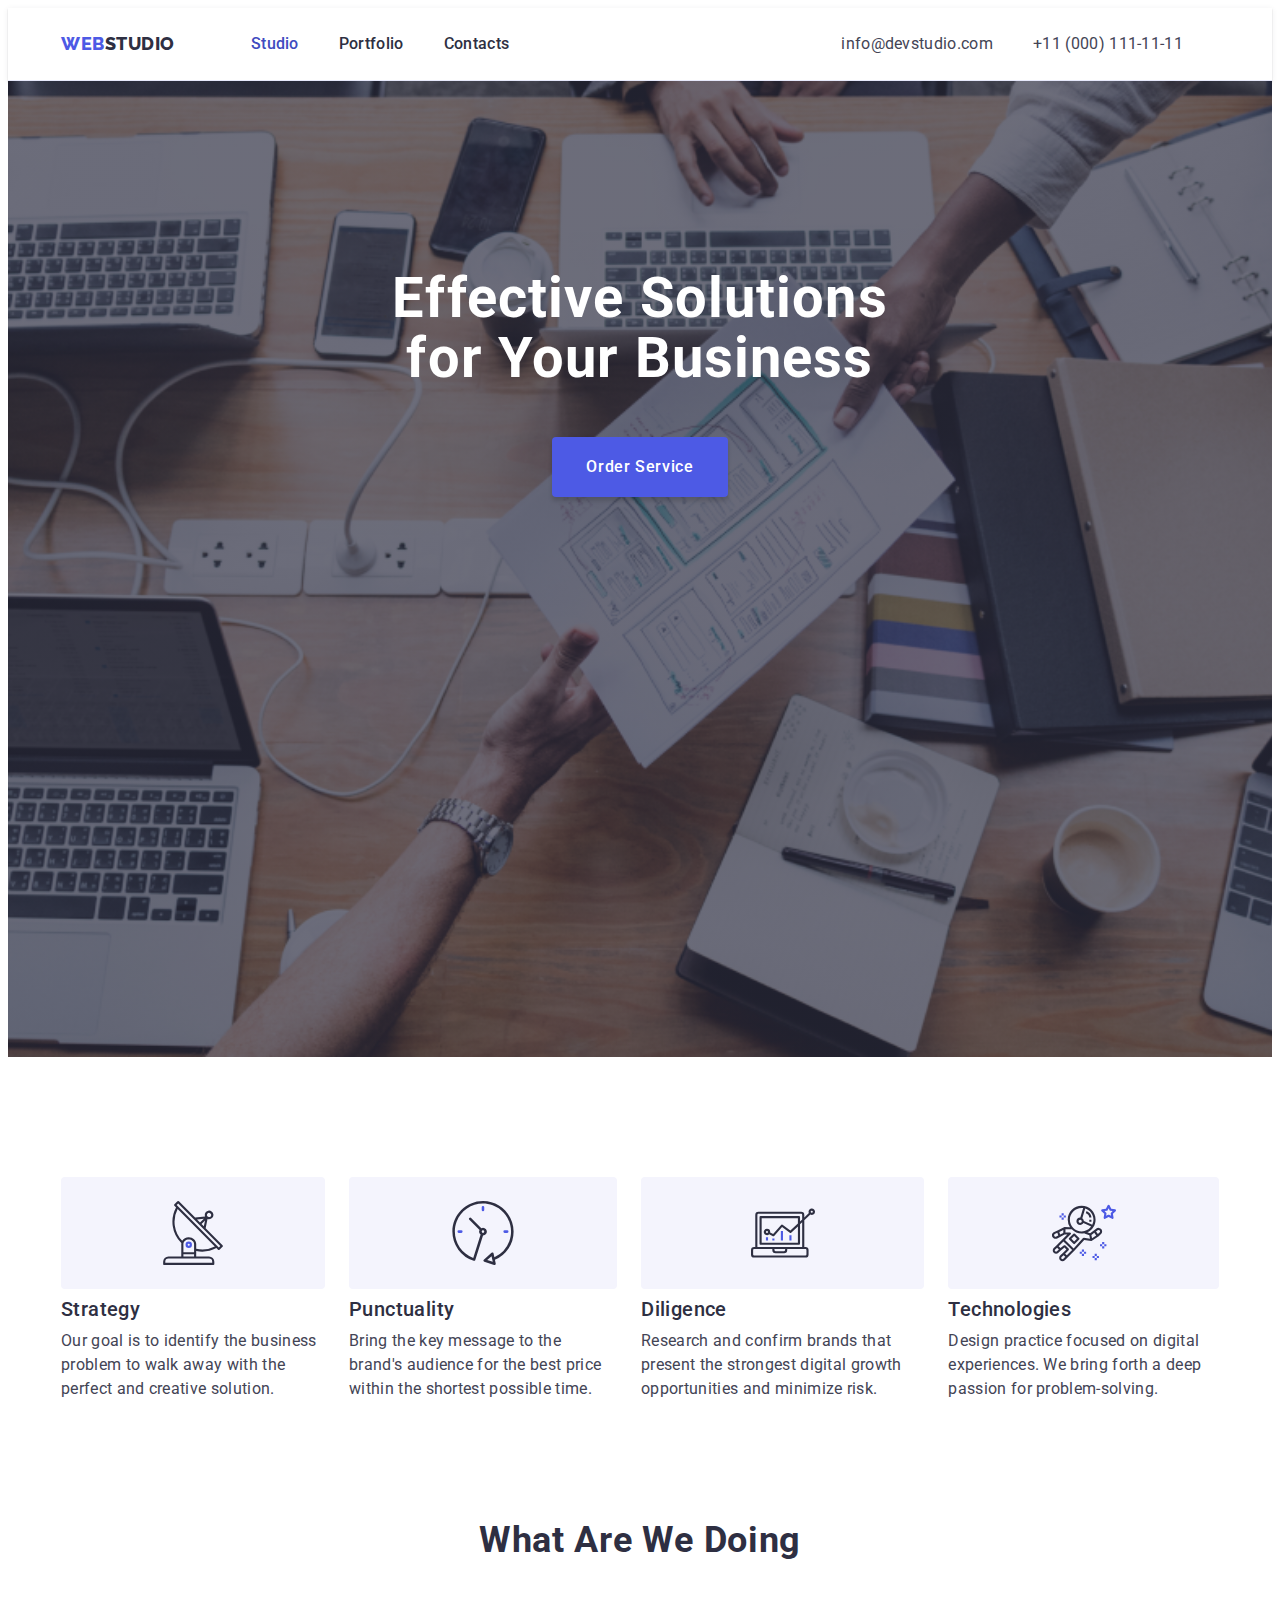
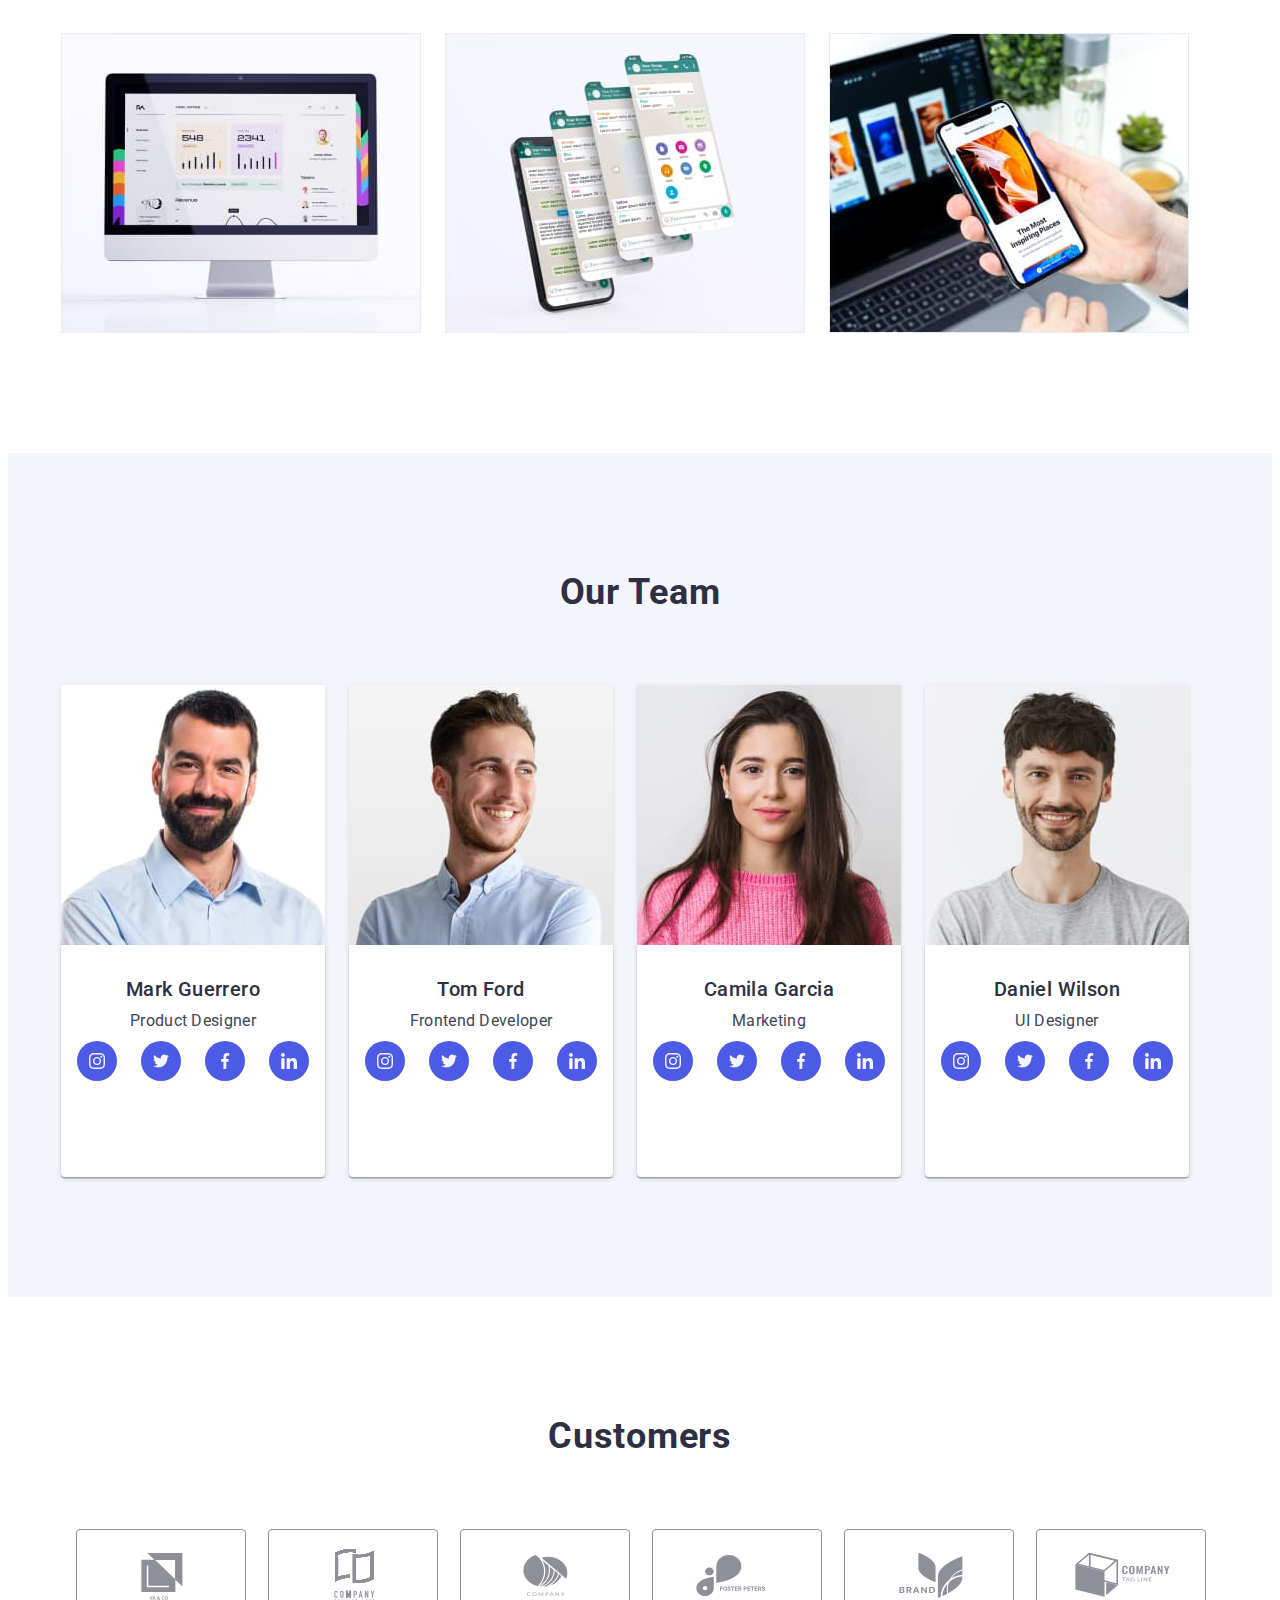
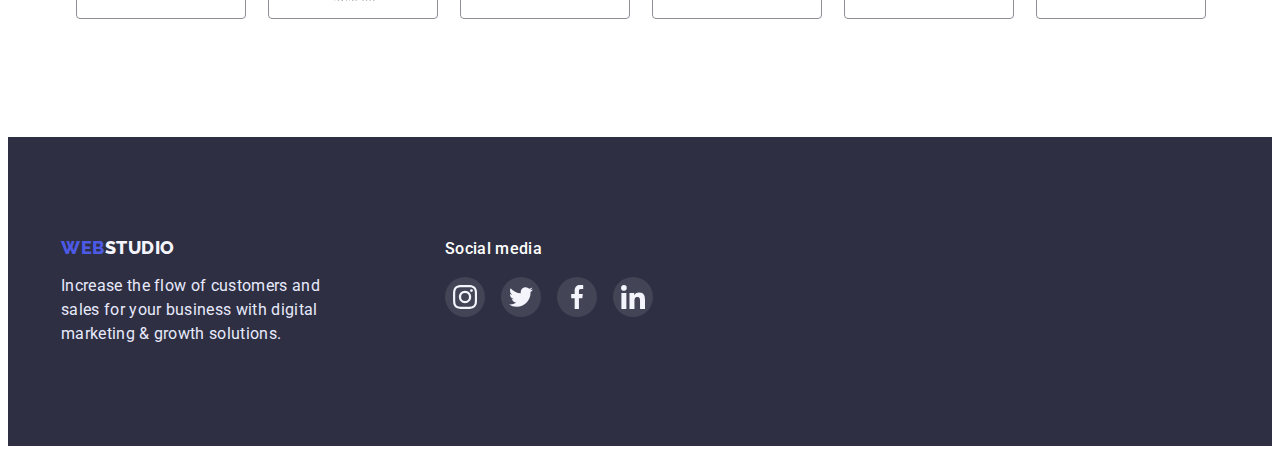
<file: index.html>
<!DOCTYPE html>
<html lang="en">
  <head>
    <meta charset="UTF-8" />
    <meta http-equiv="X-UA-Compatible" content="IE=edge" />
    <meta name="viewport" content="width=device-width, initial-scale=1.0" />
    <title>Webstudio</title>
    <link rel="preconnect" href="https://fonts.googleapis.com" />
    <link rel="preconnect" href="https://fonts.gstatic.com" crossorigin />
    <link
      href="https://fonts.googleapis.com/css2?family=Raleway:wght@900&family=Roboto:wght@400;500;700;900&display=swap"
      rel="stylesheet"
    />
    <link
      rel="stylesheet"
      href="https://cdnjs.cloudflare.com/ajax/libs/modern-normalize/1.1.0/modern-normalize.min.css"
      integrity="sha512-wpPYUAdjBVSE4KJnH1VR1HeZfpl1ub8YT/NKx4PuQ5NmX2tKuGu6U/JRp5y+Y8XG2tV+wKQpNHVUX03MfMFn9Q=="
      crossorigin="anonymous"
      referrerpolicy="no-referrer"
    />
    <link rel="stylesheet" href="./css/styles.css" />
  </head>
  <body>
    <!-- HEADER -->
    <header class="header">
      <div class="container main-nav">
        <a href="/" class="logo link"
          >WEB<span class="logo-nav">STUDIO</span></a
        >
        <nav class="top-nav">
          <ul class="site-nav list">
            <li class="item">
              <a href="./index.html" class="link current">Studio</a>
            </li>
            <li class="item">
              <a href="./portfolio.html" class="link">Portfolio</a>
            </li>
            <li class="item"><a href="" class="link">Contacts</a></li>
          </ul>
        </nav>
        <address>
          <ul class="address list">
            <li class="item">
              <a href="mailto:info@devstudio.com" class="link"
                >info@devstudio.com</a
              >
            </li>
            <li class="item">
              <a href="tel:+110001111111" class="link">+11 (000) 111-11-11</a>
            </li>
          </ul>
        </address>
      </div>
    </header>
    <main>
      <!-- Hero-->
      <section class="hero">
        <div class="container">
          <h1 class="hero-title">Effective Solutions for Your Business</h1>
          <button type="button" class="hero-button">Order Service</button>
        </div>
      </section>
      <!-- Features -->
      <section class="section">
        <div class="container">
          <h2 class="visually-hidden">Our Features</h2>
          <ul class="features list">
            <li class="item">
              <div class="features-list-wrap">
                <svg class="features-list-icons" width="64px" height="64px">
                  <use href="./img/icons.svg#antenna"></use>
                </svg>
              </div>

              <h3 class="features-title title">Strategy</h3>
              <p class="features-text">
                Our goal is to identify the business problem to walk away with
                the perfect and creative solution.
              </p>
            </li>
            <li class="item">
              <div class="features-list-wrap">
                <svg class="features-list-icons" width="64px" height="64px">
                  <use href="./img/icons.svg#clock"></use>
                </svg>
              </div>
              <h3 class="features-title title">Punctuality</h3>
              <p class="features-text">
                Bring the key message to the brand's audience for the best price
                within the shortest possible time.
              </p>
            </li>
            <li class="item">
              <div class="features-list-wrap">
                <svg class="features-list-icons" width="64px" height="64px">
                  <use href="./img/icons.svg#diagram"></use>
                </svg>
              </div>
              <h3 class="features-title title">Diligence</h3>
              <p class="features-text">
                Research and confirm brands that present the strongest digital
                growth opportunities and minimize risk.
              </p>
            </li>
            <li class="item">
              <div class="features-list-wrap">
                <svg class="features-list-icons" width="64px" height="64px">
                  <use href="./img/icons.svg#astronaut"></use>
                </svg>
              </div>
              <h3 class="features-title title">Technologies</h3>
              <p class="features-text">
                Design practice focused on digital experiences. We bring forth a
                deep passion for problem-solving.
              </p>
            </li>
          </ul>
        </div>
      </section>
      <!-- ABOUT -->
      <section class="section about">
        <div class="container">
          <h2 class="section-title">What are we doing</h2>
          <ul class="list-about list">
            <li class="item">
              <img
                src="./img/img1.jpg"
                alt="Monitor"
                width="360"
                height="300"
              />
            </li>
            <li class="item">
              <img
                src="./img/img2.jpg"
                alt="Mobile Phone"
                width="360"
                height="300"
              />
            </li>
            <li class="item">
              <img
                src="./img/img3.jpg"
                alt="laptop and smartphone"
                width="360"
                height="300"
              />
            </li>
          </ul>
        </div>
      </section>
      <!-- TEAM-->
      <section class="section team">
        <div class="container">
          <h2 class="section-title">Our Team</h2>
          <ul class="team-list list">
            <li class="item">
              <img
                src="./img/team1.jpg"
                alt="handsome-guy-posing-against-white-wall"
                width="264"
                height="260"
              />
              <div class="team-description">
                <h3 class="title">Mark Guerrero</h3>
                <p class="team-text">Product Designer</p>
                <ul class="social-list list">
                  <li class="social-list-item">
                    <a href="#" class="social-list-link">
                      <svg class="social-list-icons" width="16px" height="16px">
                        <use href="./img/icons.svg#instagram"></use>
                      </svg>
                    </a>
                  </li>
                  <li class="social-list-item">
                    <a href="#" class="social-list-link">
                      <svg class="social-list-icons" width="16px" height="16px">
                        <use href="./img/icons.svg#twitter"></use>
                      </svg>
                    </a>
                  </li>
                  <li class="social-list-item">
                    <a href="#" class="social-list-link">
                      <svg class="social-list-icons" width="16px" height="16px">
                        <use href="./img/icons.svg#facebook"></use>
                      </svg>
                    </a>
                  </li>
                  <li class="social-list-item">
                    <a href="#" class="social-list-link">
                      <svg class="social-list-icons" width="16px" height="16px">
                        <use href="./img/icons.svg#linkedin"></use>
                      </svg>
                    </a>
                  </li>
                </ul>
              </div>
            </li>
            <li class="item">
              <img
                src="./img/team2.jpg"
                alt="man with a smile"
                width="264"
                height="260"
              />
              <div class="team-description">
                <h3 class="title">Tom Ford</h3>
                <p class="team-text">Frontend Developer</p>
                <ul class="social-list list">
                  <li class="social-list-item">
                    <a href="#" class="social-list-link">
                      <svg class="social-list-icons" width="16px" height="16px">
                        <use href="./img/icons.svg#instagram"></use>
                      </svg>
                    </a>
                  </li>
                  <li class="social-list-item">
                    <a href="#" class="social-list-link">
                      <svg class="social-list-icons" width="16px" height="16px">
                        <use href="./img/icons.svg#twitter"></use>
                      </svg>
                    </a>
                  </li>
                  <li class="social-list-item">
                    <a href="#" class="social-list-link">
                      <svg class="social-list-icons" width="16px" height="16px">
                        <use href="./img/icons.svg#facebook"></use>
                      </svg>
                    </a>
                  </li>
                  <li class="social-list-item">
                    <a href="#" class="social-list-link">
                      <svg class="social-list-icons" width="16px" height="16px">
                        <use href="./img/icons.svg#linkedin"></use>
                      </svg>
                    </a>
                  </li>
                </ul>
              </div>
            </li>
            <li class="item">
              <img
                src="./img/team3.jpg"
                alt="beautiful-woman-pink-warm-sweater-natural-look-smiling-portrait-isolated-long-hair"
                width="264"
                height="260"
              />
              <div class="team-description">
                <h3 class="title">Camila Garcia</h3>
                <p class="team-text">Marketing</p>
                <ul class="social-list list">
                  <li class="social-list-item">
                    <a href="#" class="social-list-link">
                      <svg class="social-list-icons" width="16px" height="16px">
                        <use href="./img/icons.svg#instagram"></use>
                      </svg>
                    </a>
                  </li>
                  <li class="social-list-item">
                    <a href="#" class="social-list-link">
                      <svg class="social-list-icons" width="16px" height="16px">
                        <use href="./img/icons.svg#twitter"></use>
                      </svg>
                    </a>
                  </li>
                  <li class="social-list-item">
                    <a href="#" class="social-list-link">
                      <svg class="social-list-icons" width="16px" height="16px">
                        <use href="./img/icons.svg#facebook"></use>
                      </svg>
                    </a>
                  </li>
                  <li class="social-list-item">
                    <a href="#" class="social-list-link">
                      <svg class="social-list-icons" width="16px" height="16px">
                        <use href="./img/icons.svg#linkedin"></use>
                      </svg>
                    </a>
                  </li>
                </ul>
              </div>
            </li>
            <li class="item">
              <img
                src="./img/team4.jpg"
                alt="man with mustache"
                width="264"
                height="260"
              />
              <div class="team-description">
                <h3 class="title">Daniel Wilson</h3>
                <p class="team-text">UI Designer</p>
                <ul class="social-list list">
                  <li class="social-list-item">
                    <a href="#" class="social-list-link">
                      <svg class="social-list-icons" width="16px" height="16px">
                        <use href="./img/icons.svg#instagram"></use>
                      </svg>
                    </a>
                  </li>
                  <li class="social-list-item">
                    <a href="#" class="social-list-link">
                      <svg class="social-list-icons" width="16px" height="16px">
                        <use href="./img/icons.svg#twitter"></use>
                      </svg>
                    </a>
                  </li>
                  <li class="social-list-item">
                    <a href="#" class="social-list-link">
                      <svg class="social-list-icons" width="16px" height="16px">
                        <use href="./img/icons.svg#facebook"></use>
                      </svg>
                    </a>
                  </li>
                  <li class="social-list-item">
                    <a href="#" class="social-list-link">
                      <svg class="social-list-icons" width="16px" height="16px">
                        <use href="./img/icons.svg#linkedin"></use>
                      </svg>
                    </a>
                  </li>
                </ul>
              </div>
            </li>
          </ul>
        </div>
      </section>
      <!-- CLIENTS -->
      <section class="section client">
        <div class="container">
          <h2 class="section-title">Customers</h2>
          <ul class="client-list list">
            <li class="client-item">
              <a href="#" class="client-link link"
                ><svg class="client-icon" width="104px" height="56px">
                  <use href="./img/icons.svg#group1"></use>
                </svg>
              </a>
            </li>
            <li class="client-item">
              <a href="#" class="client-link link"
                ><svg class="client-icon" width="104px" height="56px">
                  <use href="./img/icons.svg#group2"></use>
                </svg>
              </a>
            </li>
            <li class="client-item">
              <a href="#" class="client-link link"
                ><svg class="client-icon" width="104px" height="56px">
                  <use href="./img/icons.svg#group3"></use>
                </svg>
              </a>
            </li>
            <li class="client-item">
              <a href="#" class="client-link link"
                ><svg class="client-icon" width="104px" height="56px">
                  <use href="./img/icons.svg#group4"></use>
                </svg>
              </a>
            </li>
            <li class="client-item">
              <a href="#" class="client-link link"
                ><svg class="client-icon" width="104px" height="56px">
                  <use href="./img/icons.svg#group5"></use>
                </svg>
              </a>
            </li>
            <li class="client-item">
              <a href="#" class="client-link link"
                ><svg class="client-icon" width="104px" height="56px">
                  <use href="./img/icons.svg#group6"></use>
                </svg>
              </a>
            </li>
          </ul>
        </div>
      </section>
    </main>
    <!-- FOOTER -->
    <footer class="footer">
      <div class="container container-flex">
        <div class="footer-left">
          <a href="/" class="logo link footer-logo"
            >WEB<span class="logo-footer">STUDIO</span></a
          >

          <p class="footer-text">
            Increase the flow of customers and sales for your business with
            digital marketing & growth solutions.
          </p>
        </div>
        <div class="footer-right">
          <p class="footer-right-title">Social media</p>
          <ul class="foot-social-list list">
            <li class="foot-social-list-item">
              <a href="#" class="social-list-link footer-icon">
                <svg class="social-list-icons" width="24px" height="24px">
                  <use href="./img/icons.svg#instagram"></use>
                </svg>
              </a>
            </li>
            <li class="foot-social-list-item">
              <a href="#" class="social-list-link footer-icon">
                <svg class="social-list-icons" width="24px" height="24px">
                  <use href="./img/icons.svg#twitter"></use>
                </svg>
              </a>
            </li>
            <li class="foot-social-list-item">
              <a href="#" class="social-list-link footer-icon">
                <svg class="social-list-icons" width="24px" height="24px">
                  <use href="./img/icons.svg#facebook"></use>
                </svg>
              </a>
            </li>
            <li class="foot-social-list-item">
              <a href="#" class="social-list-link footer-icon">
                <svg class="social-list-icons" width="24px" height="24px">
                  <use href="./img/icons.svg#linkedin"></use>
                </svg>
              </a>
            </li>
          </ul>
        </div>
      </div>
    </footer>
  </body>
</html>
</file>
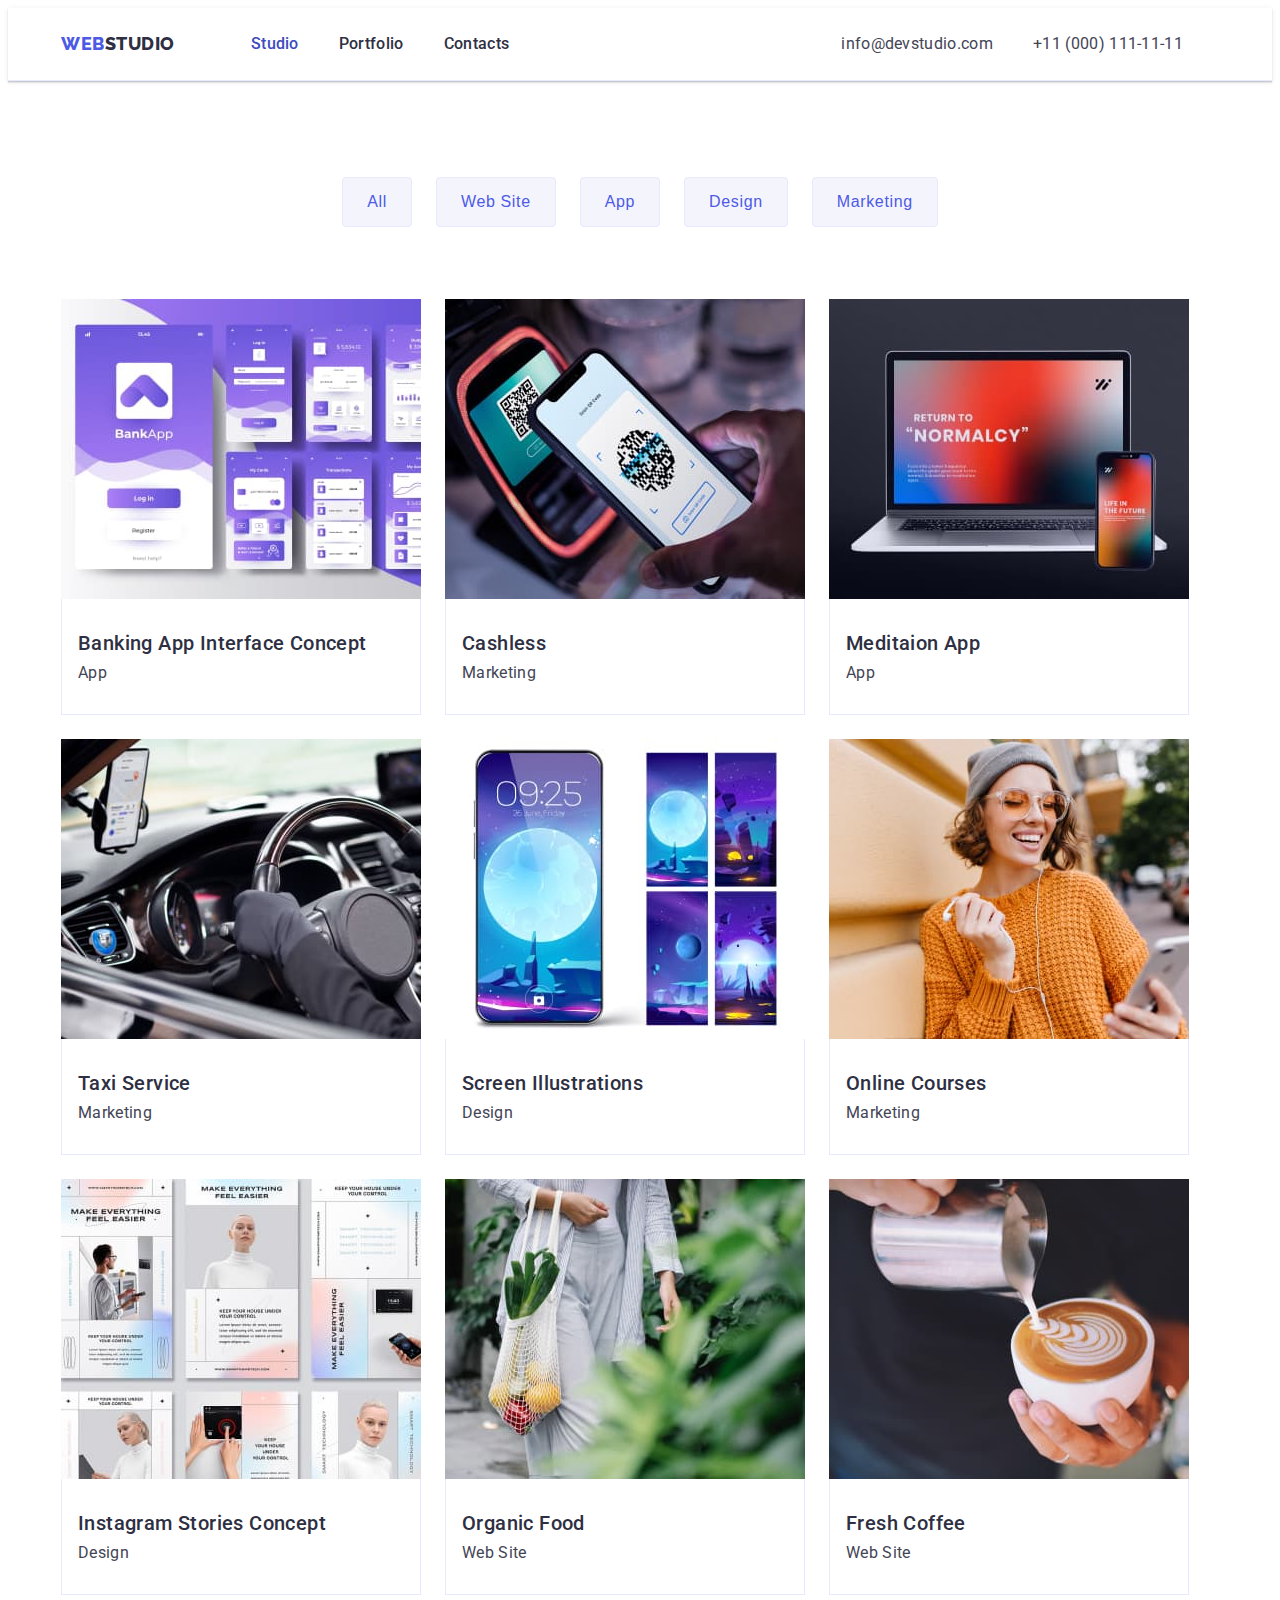
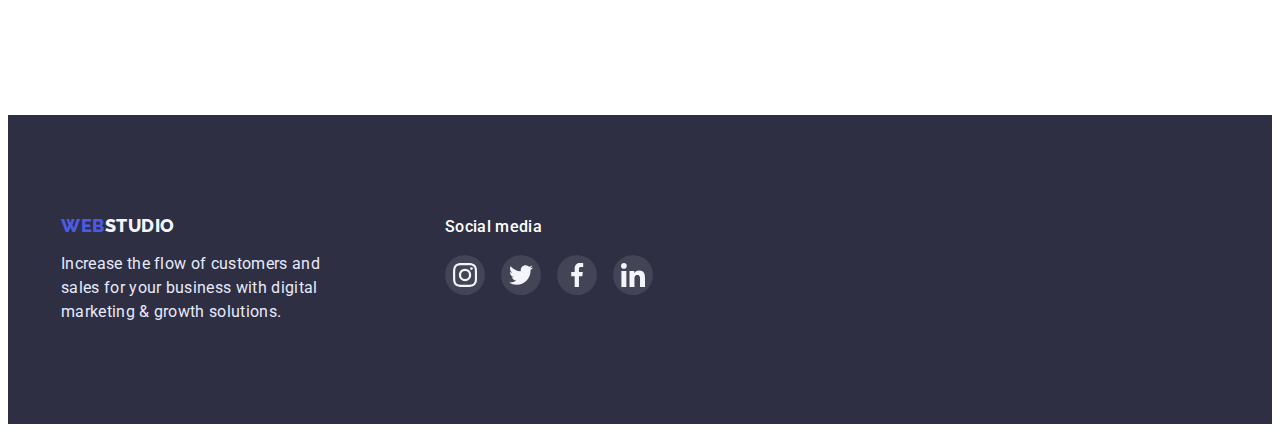
<file: portfolio.html>
<!DOCTYPE html>
<html lang="en">
  <head>
    <meta charset="UTF-8" />
    <meta http-equiv="X-UA-Compatible" content="IE=edge" />
    <meta name="viewport" content="width=device-width, initial-scale=1.0" />
    <title>Portfolio</title>
    <!-- <link rel="preconnect" href="https://fonts.googleapis.com" />
    <link rel="preconnect" href="https://fonts.gstatic.com" crossorigin /> -->
    <link
      href="https://fonts.googleapis.com/css2?family=Raleway:wght@900&family=Roboto:wght@400;500;700;900&display=swap"
      rel="stylesheet"
    />
    <link
      rel="stylesheet"
      href="https://cdnjs.cloudflare.com/ajax/libs/modern-normalize/1.1.0/modern-normalize.min.css"
      integrity="sha512-wpPYUAdjBVSE4KJnH1VR1HeZfpl1ub8YT/NKx4PuQ5NmX2tKuGu6U/JRp5y+Y8XG2tV+wKQpNHVUX03MfMFn9Q=="
      crossorigin="anonymous"
      referrerpolicy="no-referrer"
    />
    <link rel="stylesheet" href="./css/styles.css" />
  </head>
  <body>
    <!-- HEADER -->

    <header class="header">
      <div class="container main-nav">
        <a href="/" class="logo link"
          >WEB<span class="logo-nav">STUDIO</span></a
        >
        <nav class="top-nav">
          <ul class="site-nav list">
            <li class="item">
              <a href="./index.html" class="link current">Studio</a>
            </li>
            <li class="item">
              <a href="./portfolio.html" class="link">Portfolio</a>
            </li>
            <li class="item"><a href="" class="link">Contacts</a></li>
          </ul>
        </nav>
        <address>
          <ul class="address list">
            <li class="item">
              <a href="mailto:info@devstudio.com" class="link"
                >info@devstudio.com</a
              >
            </li>
            <li class="item">
              <a href="tel:+110001111111" class="link">+11 (000) 111-11-11</a>
            </li>
          </ul>
        </address>
      </div>
    </header>
    <main>
      <!-- /* BUTTONS */ -->

      <section class="section buttons">
        <div class="container">
          <ul class="button-list list">
            <li class="item">
              <button type="button" class="button">All</button>
            </li>
            <li class="item">
              <button type="button" class="button">Web Site</button>
            </li>
            <li class="item">
              <button type="button" class="button">App</button>
            </li>
            <li class="item">
              <button type="button" class="button">Design</button>
            </li>
            <li class="item">
              <button type="button" class="button">Marketing</button>
            </li>
          </ul>
        </div>
      </section>

      <!-- /* EXAMPLES */ -->
      <section class="section examples">
        <div class="container">
          <h1 class="visually-hidden">Examples of our works</h1>
          <ul class="examples-list list">
            <li class="item">
              <a href="" class="examples-link link">
                <img
                  src="./img/Porfolio/port1.jpg"
                  alt="Banking App"
                  width="360"
                  height="300"
                />
                <div class="examples-border">
                  <h2 class="title">Banking App Interface Concept</h2>
                  <p class="examples-text">App</p>
                </div>
              </a>
            </li>
            <li class="item">
              <a href="" class="examples-link link">
                <img
                  src="./img/Porfolio/port2.jpg"
                  alt="Cashless"
                  width="360"
                  height="300"
                />
                <div class="examples-border">
                  <h2 class="title">Cashless</h2>
                  <p class="examples-text">Marketing</p>
                </div>
              </a>
            </li>
            <li class="item">
              <a href="" class="examples-link link">
                <img
                  src="./img/Porfolio/port3.jpg"
                  alt="Meditaion"
                  width="360"
                  height="300"
                />
                <div class="examples-border">
                  <h2 class="title">Meditaion App</h2>
                  <p class="examples-text">App</p>
                </div>
              </a>
            </li>
            <li class="item">
              <a href="" class="examples-link link">
                <img
                  src="./img/Porfolio/port4.jpg"
                  alt="Taxi"
                  width="360"
                  height="300"
                />
                <div class="examples-border">
                  <h2 class="title">Taxi Service</h2>
                  <p class="examples-text">Marketing</p>
                </div>
              </a>
            </li>
            <li class="item">
              <a href="" class="examples-link link">
                <img
                  src="./img/Porfolio/port5.jpg"
                  alt="Screen"
                  width="360"
                  height="300"
                />
                <div class="examples-border">
                  <h2 class="title">Screen Illustrations</h2>
                  <p class="examples-text">Design</p>
                </div>
              </a>
            </li>
            <li class="item">
              <a href="" class="examples-link link">
                <img
                  src="./img/Porfolio/port6.jpg"
                  alt="woman"
                  width="360"
                  height="300"
                />
                <div class="examples-border">
                  <h2 class="title">Online Courses</h2>
                  <p class="examples-text">Marketing</p>
                </div>
              </a>
            </li>
            <li class="item">
              <a href="" class="examples-link link">
                <img
                  src="./img/Porfolio/port7.jpg"
                  alt="Instagram Stories"
                  width="360"
                  height="300"
                />
                <div class="examples-border">
                  <h2 class="title">Instagram Stories Concept</h2>
                  <p class="examples-text">Design</p>
                </div>
              </a>
            </li>
            <li class="item">
              <a href="" class="examples-link link">
                <img
                  src="./img/Porfolio/port8.jpg"
                  alt="Organic Food"
                  width="360"
                  height="300"
                />
                <div class="examples-border">
                  <h2 class="title">Organic Food</h2>
                  <p class="examples-text">Web Site</p>
                </div>
              </a>
            </li>
            <li class="item">
              <a href="" class="examples-link link">
                <img
                  src="./img/Porfolio/port9.jpg"
                  alt="Coffee"
                  width="360"
                  height="300"
                />
                <div class="examples-border">
                  <h2 class="title">Fresh Coffee</h2>
                  <p class="examples-text">Web Site</p>
                </div>
              </a>
            </li>
          </ul>
        </div>
      </section>
    </main>

    <!-- FOOTER -->
    <footer class="footer">
      <div class="container container-flex">
        <div class="footer-left">
          <a href="/" class="logo link footer-logo"
            >WEB<span class="logo-footer">STUDIO</span></a
          >

          <p class="footer-text">
            Increase the flow of customers and sales for your business with
            digital marketing & growth solutions.
          </p>
        </div>
        <div class="footer-right">
          <p class="footer-right-title">Social media</p>
          <ul class="foot-social-list list">
            <li class="foot-social-list-item">
              <a href="#" class="social-list-link footer-icon">
                <svg class="social-list-icons" width="24px" height="24px">
                  <use href="./img/icons.svg#instagram"></use>
                </svg>
              </a>
            </li>
            <li class="foot-social-list-item">
              <a href="#" class="social-list-link footer-icon">
                <svg class="social-list-icons" width="24px" height="24px">
                  <use href="./img/icons.svg#twitter"></use>
                </svg>
              </a>
            </li>
            <li class="foot-social-list-item">
              <a href="#" class="social-list-link footer-icon">
                <svg class="social-list-icons" width="24px" height="24px">
                  <use href="./img/icons.svg#facebook"></use>
                </svg>
              </a>
            </li>
            <li class="foot-social-list-item">
              <a href="#" class="social-list-link footer-icon">
                <svg class="social-list-icons" width="24px" height="24px">
                  <use href="./img/icons.svg#linkedin"></use>
                </svg>
              </a>
            </li>
          </ul>
        </div>
      </div>
    </footer>
  </body>
</html>
</file>
<file: css/styles.css>
:root{--main-colour-text:#434455;
--Dark: #2E2F42;
--main-background: #FFFFFF;
--primary-Brand: #4D5AE5;
--subtle-Text:#8E8F99;
--accent:#E7E9FC;
--Light:#F4F4FD;
--hover:#404BBF;
}

/* COMMON */
body{
    color: var(--main-colour-text);
    background-color: var(--main-background);
    font-family: 'Roboto', sans-serif;
    
}
.link {text-decoration: none;}

.list {list-style-type: none;
padding: 0;
margin: 0;}

.container{
margin-left: auto;
margin-right: auto;
max-width: 1158px;
/* outline: 2px solid tomato; */
padding-left: 15px;
padding-right: 15px;
}
.section{
    padding-top: 120px;
    padding-bottom: 120px;
}
h1,
h2,
h3,
p {
    margin: 0;
}

img {
    display: block;
    width: 100%;
    height: auto;}

        .container-flex {
            display: flex;
            align-items: baseline;
        }

/* HEADER */
.header{
    border-bottom: 1px solid var(--accent);
    box-shadow: 0px 2px 1px rgba(46, 47, 66, 0.08), 0px 1px 1px rgba(46, 47, 66, 0.16), 0px 1px 6px rgba(46, 47, 66, 0.08);
 
}
.main-nav{
    display: flex;
    align-items: center;
}
.top-nav{
    display: flex;
    margin-left: 76px;
}
.logo {
    color: var(--primary-Brand);
    font-family: 'Raleway';
        
        font-weight: 800;
        font-size: 18px;
        line-height: 1.33;
        letter-spacing: 0.03em;
        text-transform: uppercase;
        display: block;
        padding-top: 24px;
            padding-bottom: 24px;
}

.logo-nav {
    color: var(--Dark);
    
    
}
.logo-footer{
    color: var(--Light);
    line-height: 1.17;
    
}
.footer .logo{
line-height: 1.17;
margin-bottom: 16px;
padding-bottom: 0px;
padding-top: 0px;

}
.site-nav{
    display: flex;
    
}
.site-nav .link{
    color: var(--Dark);
     font-weight: 500;
    font-size: 16px;
     line-height: 1.5; 
     letter-spacing: 0.02em;
     display: block;
     padding-top: 24px;
     padding-bottom: 24px;
        
}
.site-nav .item:not(:last-child){
    margin-right: 40px;
}
.site-nav .link:hover, .site-nav .link:focus{
color: var(--hover);
}
.link.current{
    color: var(--hover);
}
.address{
    display: flex;
    margin-left: 332px;
        font-style: normal;
}
.address .link{color: var(--main-colour-text);
font-size: 16px;
    line-height: 1.5;
letter-spacing: 0.02em;
display: block;
padding-top: 24px;
padding-bottom: 24px;}
    
.address .link:hover, address .link:focus{
color: var(--hover);
 
}
.address .item:not(:last-child){
    margin-right: 40px;
}
/* HERO */
.hero{
    background-color: var(--Dark);
    max-width: 1440px;height: 600px;
    text-align: center;
    padding-top: 188px;
    padding-bottom: 188px;
    margin-left: auto;
        margin-right: auto;
    background-image: linear-gradient(rgba(46, 47, 66, 0.7),rgba(46, 47, 66, 0.7)),
    url(../img/people-office.jpg);
    background-repeat: no-repeat;
        background-position: center;
        background-size: cover;
    

}
.hero-title{
    color: var(--main-background);
    font-weight: 700;
        font-size: 56px;
        line-height:1.07;
        text-align: center;
        letter-spacing: 0.02em;
        margin-bottom: 48px;
        width: 496px;
        margin-left: auto;
        margin-right: auto;
         }
.hero-button{color: var(--main-background);
background-color: var(--primary-Brand);
font-family: 'Roboto';
    
    font-weight: 500;
    font-size: 16px;
    line-height: 1.5;
    letter-spacing: 0.04em;
    background: var(--primary-Brand);
    padding: 16px 32px;
    border-color: transparent;
    box-shadow: 0px 4px 4px rgba(0, 0, 0, 0.15);
    border-radius: 4px;}
.hero-button:hover, .hero-button:focus{
    background-color: var(--hover)
}

/* Features */
.visually-hidden {
    position: absolute;
    white-space: nowrap;
    width: 1px;
    height: 1px;
    overflow: hidden;
    border: 0;
    padding: 0;
    clip: rect(0 0 0 0);
    clip-path: inset(50%);
    margin: -1px;
}
.features{
    display: flex;
}
.title{
    color: var(--Dark);
    
        font-weight: 500;
        font-size: 20px;
        line-height: 1.2;
        letter-spacing: 0.02em;
        
}
.features-title{
    
        margin-bottom: 8px;
}
.features-text{
    font-size: 16px;
    line-height: 1.5;
   letter-spacing: 0.02em;
   margin-bottom: 0px;
   }
.features .item:not(:last-child){
    margin-right: 24px;
}
.features-list-wrap{
    display: flex;
   justify-content: center;
   align-items: center;
    background: var(--Light);
        border-radius: 4px;
        padding: 24px 100px;margin-bottom: 8px;
}

/* ABOUT */
.about {
    padding-top: 0px;}
    .list-about{
        display: flex;
    }
    .list-about .item:not(:last-child){
        margin-right: 24px;
    }
.section-title {
    color: var(--Dark);
    font-family: 'Roboto';
        
        font-weight: 700;
        font-size: 36px;
        line-height: 1.11;
        letter-spacing: 0.02em;
        text-align: center;
        text-transform: capitalize;
         margin-bottom: 72px;
      }

/* TEAM */
.section.team{background-color: var(--Light);}
.team-description{
    /* padding: 32px 16px; */
    padding-top: 32px;
    padding-bottom: 32px;
    background: var(--main-background);
        box-shadow: 0px 1px 6px rgba(46, 47, 66, 0.08), 0px 1px 1px rgba(46, 47, 66, 0.16), 0px 2px 1px rgba(46, 47, 66, 0.08);
        border-radius: 0px 0px 4px 4px;
        height: 168px;
        margin: 0;
}
.team-list{
    display: flex;
}
.team-list .item{
    box-shadow: 0px 1px 6px rgba(46, 47, 66, 0.08), 0px 1px 1px rgba(46, 47, 66, 0.16), 0px 2px 1px rgba(46, 47, 66, 0.08);
        border-radius: 0px 0px 4px 4px;
}


.team-text {
    font-size: 16px;
    line-height: 1.5;
    letter-spacing: 0.02em;
    text-align: center;
    margin-bottom: 8px;
    

}
.team-list .title{
    text-align: center;
    margin-bottom: 8px;
}

.team-list .item:not(:last-child){
    margin-right: 24px;
}
.social-list{
    display: flex;
justify-content: center;
}
.social-list-link{
    display: flex;
    width: 100%;
    height: 100%;
    justify-content: center;
    align-items: center;
    width: 40px;
    height: 40px;
    border-radius: 50%;
    background: var(--primary-Brand);
}
.social-list-item:not(:last-child){margin-right: 24px;}

.social-list-link:is(:hover, :focus) {
    background: var(--hover);
}
/* CLIENTS */

.client-list{
    display: flex;
    justify-content: center;
    gap: 24px;
    align-items: flex-start;
}
.client-item{
    width: 168px;
    height: 88px;
}
.client-link{
   
        display: flex;
        justify-content: center;
        align-items: center;
        border: 1px solid var(--subtle-Text);
        border-radius: 4px;
        width: 100%;
        height: 100%;
 }
 .client-link:hover, 
 .client-link:focus{
 
    border-color:var(--hover);
    color:var(--hover);
 } 
 .client-icon{
    fill:var(--subtle-Text);
 }              
 /* .client-icon:hover,
 .client-icon:focus{
    fill: var(--hover);} */
 
.client-link:hover .client-icon,
.client-link:focus .client-icon
{
fill: var(--hover);
}

/* FOOTER */

.footer{background-color: var(--Dark);
padding-top: 100px;
padding-bottom: 100px;}

.footer-text{ color: var(--accent);
line-height: 1.5;
letter-spacing: 0.02em;
width: 264px;}

.footer-list{
    display: flex;
}
.footer-left{margin-right: 120px;
}

.footer-right-title{
       
            font-weight: 500;
            font-size: 16px;
            line-height: 1.5;
            letter-spacing: 0.02em;
             color:var(--main-background);
             margin-bottom: 16px;
    }
        .foot-social-list {
            display: flex;
            justify-content: center;
        }
    
   .foot-social-list-item:not(:last-child) {
            margin-right: 16px;
        }
    
      
.footer-icon{
    background:rgba(255, 255, 255, 0.1)
}
.footer-icon:is(:hover, :focus){
  background: #31D0AA;  
}

/* ============================================================== */

/* Portfolio */

/* BUTTONS */
.buttons{
    padding-top: 96px;
    padding-bottom: 72px;
}
.button-list{
    display: flex;
    justify-content: center;
}
.button{
    color: var(--primary-Brand);
    background-color: var(--Light);
    
        font-weight: 500;
        font-size: 16px;
        line-height: 1.5;
        align-items: center;
        text-align: center;
        letter-spacing: 0.04em;
        border: 1px solid var(--accent);
        border-radius: 4px;
        padding: 12px 24px;
       
}
.button:hover, .button:focus{
    color: var(--main-background);
    background-color: var(--hover);
    border-color: transparent;
    box-shadow: 0px 3px 1px rgba(0, 0, 0, 0.1), 0px 2px 1px rgba(0, 0, 0, 0.08), 0px 2px 2px rgba(0, 0, 0, 0.12);
}
.button-list .item:not(:last-child){
    margin-right: 24px;
}
/* EXAMPLES */
.examples{
    padding-top: 0px;
}
.examples-list{
    display: flex;
    flex-wrap: wrap;
    gap: 24px;
}
.examples-list{
    flex-basis: calc((100%-2*24px)/3);
}
.examples-text{
    color: var(--main-colour-text);
    letter-spacing: 0.02em;
    
}
.examples-list .title{
    margin-bottom: 8px;
}
.examples-border{
    border: 1px solid var(--accent);
    border-top: none;
    padding-top: 32px;
    padding-bottom: 32px;
    padding-left: 16px;
}

.examples-link{
    display: block;

}
.examples-link:is(:hover, :focus)
{
        
        box-shadow: 0px 1px 6px rgba(46, 47, 66, 0.08), 0px 1px 1px rgba(46, 47, 66, 0.16), 0px 2px 1px rgba(46, 47, 66, 0.08);
}
</file>
